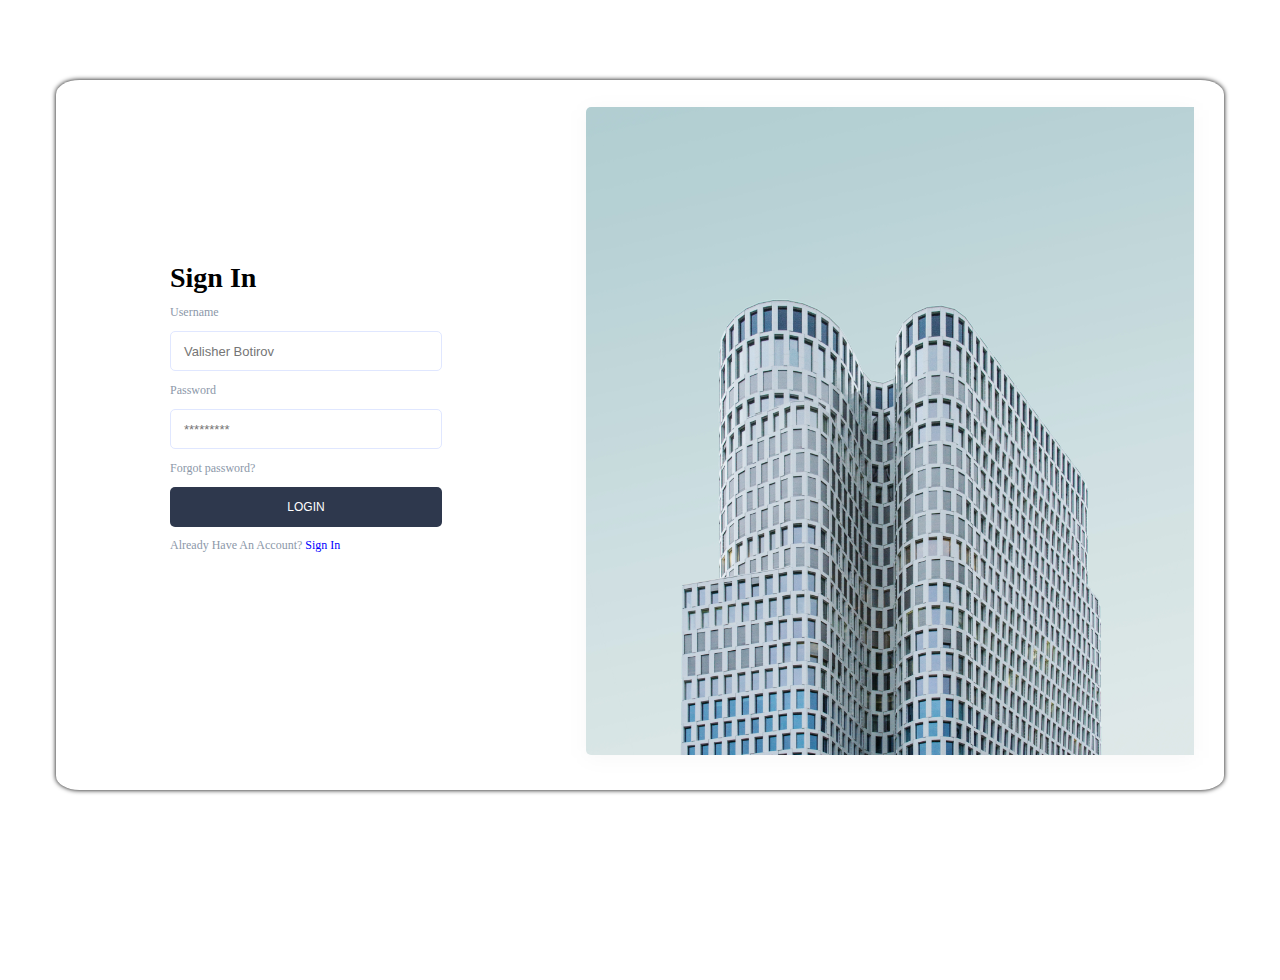
<file: page1/index.html>
<!DOCTYPE html>
<html lang="en">
  <head>
    <meta charset="UTF-8" />
    <meta http-equiv="X-UA-Compatible" content="IE=edge" />
    <meta name="viewport" content="width=device-width, initial-scale=1.0" />
    <link rel="stylesheet" href="/page1/queries.css" />
    <link rel="stylesheet" href="style.css" />
    <title>Sign Up</title>
  </head>
  <body>
    <main class="main-page">
      <div class="main-grid">
        <div class="grid-item-1">
          <form action="" class="form-left">
            <h2>Sign In</h2>
            <label for="name">Username</label>
            <input type="text" placeholder="Valisher Botirov" id="name" />
            <label for="pass">Password</label>
            <input type="password" placeholder="*********" id="pass" />
            <label>Forgot password?</label>
            <button class="btn-page">LOGIN</button>
            <a class="link-bottom"
              >Already Have An Account? <span>Sign In</span></a
            >
          </form>
        </div>
        <div class="grid-item-2">
          <img src="/images/images-page1.png" alt="images" class="img-page1" />
        </div>
      </div>
    </main>
  </body>
</html>
</file>
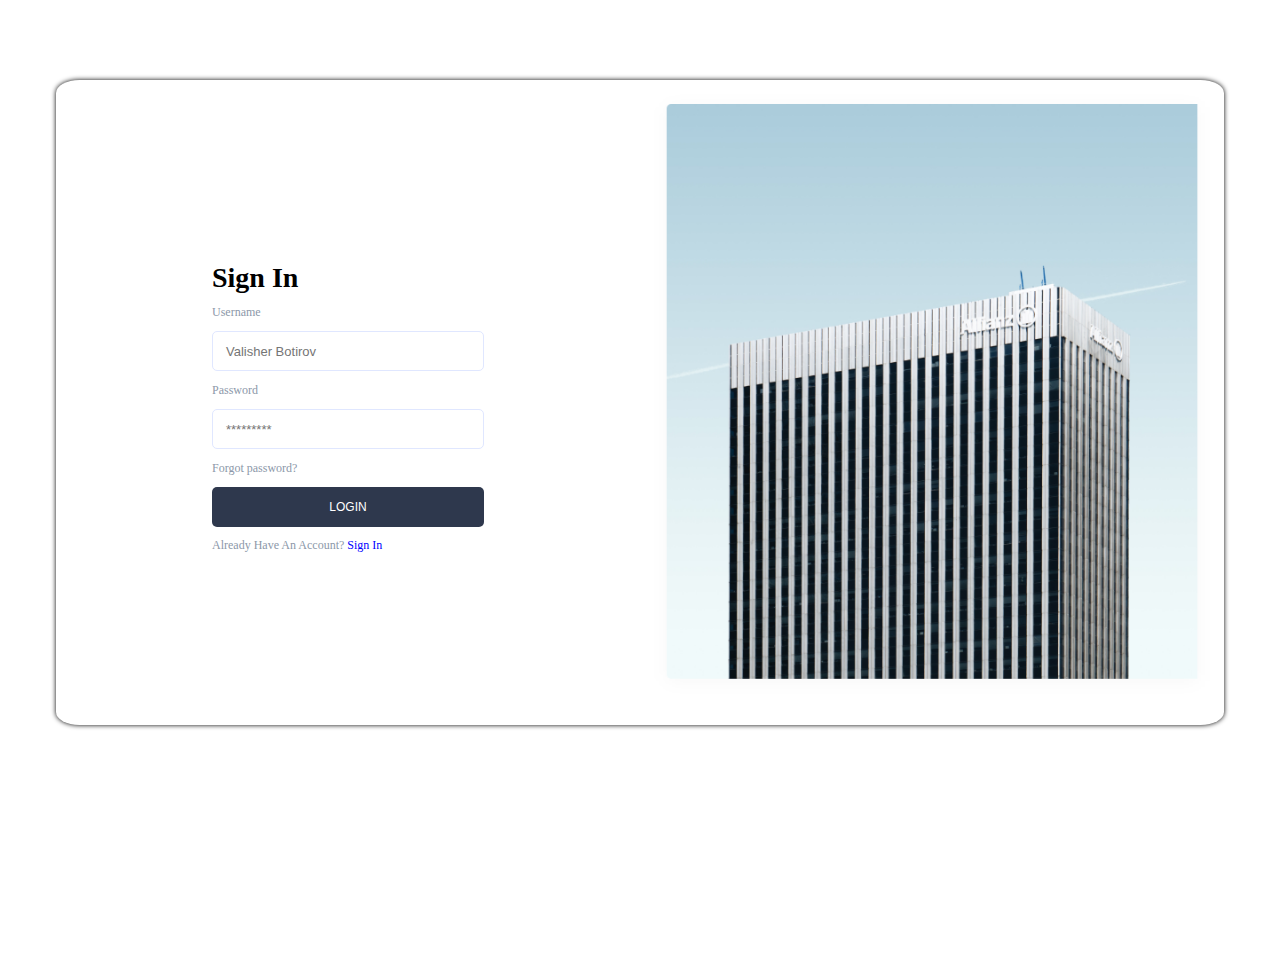
<file: page2/index.html>
<!DOCTYPE html>
<html lang="en">
  <head>
    <meta charset="UTF-8" />
    <meta http-equiv="X-UA-Compatible" content="IE=edge" />
    <meta name="viewport" content="width=device-width, initial-scale=1.0" />
    <link rel="stylesheet" href="style.css" />
    <title>Sign Up2</title>
  </head>
  <body>
    <main class="main-page">
      <div class="main-grid">
        <div class="grid-item">
          <form action="" class="form-left">
            <h2>Sign In</h2>
            <label for="name">Username</label>
            <input type="text" placeholder="Valisher Botirov" id="name" />
            <label for="pass">Password</label>
            <input type="password" placeholder="*********" id="pass" />
            <label>Forgot password?</label>
            <button class="btn-page">LOGIN</button>
            <a class="link-bottom"
              >Already Have An Account? <span>Sign In</span></a
            >
          </form>
        </div>
        <div class="grid-item">
          <img
            src="/images/images-page2.png"
            alt="images"
            class="img-page1"
            width="100%"
          />
        </div>
      </div>
    </main>
  </body>
</html>
</file>
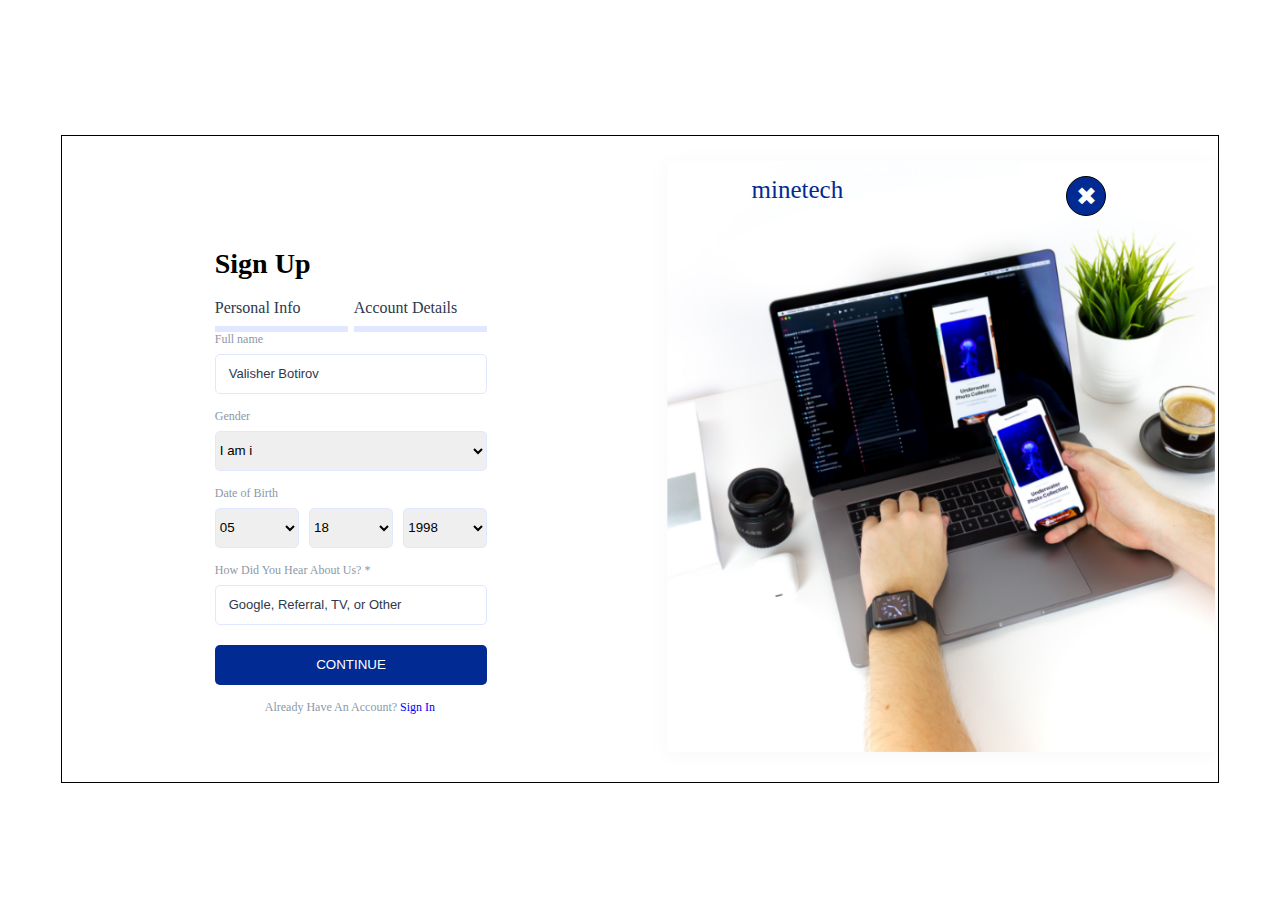
<file: page3/index.html>
<!DOCTYPE html>
<html lang="en">
  <head>
    <meta charset="UTF-8" />
    <meta http-equiv="X-UA-Compatible" content="IE=edge" />
    <meta name="viewport" content="width=device-width, initial-scale=1.0" />
    <link rel="stylesheet" href="style.css" />
    <title>Sign Up-3</title>
  </head>
  <body>
    <main>
      <div class="left-flex">
        <section>
          <h2 class="form-title">Sign Up</h2>
          <div class="top-flex">
            <div class="top-flex-item">
              <p>Personal Info</p>
              <hr class="hr-top" />
            </div>
            <div class="top-flex-item">
              <p>Account Details</p>
              <hr class="hr-top" />
            </div>
          </div>
          <form action="">
            <label for="name">Full name</label>
            <input type="text" placeholder="Valisher Botirov" id="name" />
            <label for="gender">Gender</label>
            <select name="gender" id="gender" class="select-gender">
              <option value="name">I am i</option>
              <option value="man">erkak</option>
              <option value="woman">ayol</option>
            </select>
            <label for="">Date of Birth</label>
            <div class="date-flex">
              <select class="select-date">
                <option value="month">05</option>
                <option value="month">06</option>
                <option value="month">07</option>
              </select>
              <select class="select-date">
                <option value="day">18</option>
                <option value="day">19</option>
                <option value="day">20</option>
              </select>
              <select class="select-date">
                <option value="year">1998</option>
                <option value="year">1999</option>
                <option value="year">2000</option>
              </select>
            </div>
            <label for="">How Did You Hear About Us? * </label>
            <input type="text" placeholder="Google, Referral, TV, or Other" />
            <button class="btn-form">CONTINUE</button>
            <a href="#" class="link-form"
              >Already Have An Account? <span>Sign In</span>
            </a>
          </form>
        </section>
      </div>
      <div class="right-flex">
        <div class="img-banner">
          <p class="banner-text">minetech</p>
          <div class="icon-banner">✖</div>
        </div>
      </div>
    </main>
  </body>
</html>
</file>
<file: page1/queries.css>
@media (max-width: 1080px) {
  .img-page1 {
    width: 80%;
    margin-top: 15rem;
  }
}

@media (max-width: 880px) {
  .img-page1 {
    margin-top: 18rem;
  }
}

@media (max-width: 780px) {
  .main-grid {
    display: grid;
    grid-template-columns: auto;
    grid-template-areas: "grid2 grid2" "grid1 grid1";
  }
  .grid-item-2 {
    display: grid;
    grid-area: grid2;
    width: 100%;
  }
  .grid-item-1 {
    display: grid;
    grid-area: grid1;
    width: 100%;
  }
  .img-page1 {
    width: 100%;
  }

  .grid-item-1 .form-left {
    width: 80%;
    margin: 6.2rem auto;
  }
}
</file>
<file: page1/style.css>
* {
  margin: 0;
  padding: 0;
  box-sizing: border-box;
}

html {
  font-size: 62.5%;
}

body {
  width: 100%;
  height: 100vh;
}

:root {
  --dark: #2e384d;
}

.main-page {
  max-width: 116.8rem;
  /* max-width: unset; */
  margin: 0 auto;
  border-radius: 2%;
  box-shadow: 0 0 5px;
  margin: 8rem auto;
}

.main-grid {
  display: grid;
  grid-template-columns: repeat(2, 1fr);
}

/* .grid-item::before {
  position: absolute;
  content: " ";
  z-index: 1;
  width: 100%;
  background-color: #000;
  opacity: 1;
} */

/* .img-right {
  width: 100%;
  height: 100%;
  background-image: url("/images/images-page1.png ");
  background-size: cover;
} */

.form-left {
  width: 27.2rem;
  margin: 17.2rem auto;
}

h2 {
  font-size: 2.8rem;
  font-weight: 600;
  padding: 1rem 0;
}

label {
  font-size: 1.2rem;
  color: #8c98a9;
  line-height: 1.6rem;
  padding: 0.7rem 0;
}

input {
  display: block;
  width: 100%;
  height: 4rem;
  border-radius: 0.5rem;
  border: 0.1rem solid #e0e7ff;
  margin: 1.1rem 0;
}

input::placeholder {
  padding-left: 1.3rem;
  font-size: 1.3rem;
}

.btn-page {
  width: 100%;
  height: 4rem;
  color: #fff;
  background-color: var(--dark);
  border: none;
  border-radius: 0.5rem;
  font-size: 1.2rem;
  display: block;
  margin: 1.1rem 0;
}

.link-bottom {
  font-size: 1.2rem;
  color: #8c98a9;
  text-align: center;
  margin: 0 auto;
}

.link-bottom span {
  color: blue;
  font-size: 1.2rem;
}
</file>
<file: page2/style.css>
* {
  margin: 0;
  padding: 0;
  box-sizing: border-box;
}

html {
  font-size: 62.5%;
}

body {
  width: 100%;
  height: 100vh;
}

:root {
  --dark: #2e384d;
}

.main-page {
  max-width: 116.8rem;
  margin: 0 auto;
  border-radius: 2%;
  box-shadow: 0 0 5px;
  margin: 8rem auto;
}

.main-grid {
  display: grid;
  grid-template-columns: repeat(2, 1fr);
}

/* .grid-item::before {
  position: absolute;
  content: " ";
  z-index: 1;
  width: 100%;
  background-color: #000;
  opacity: 1;
} */

.img-right {
  width: 100%;
  height: 100%;
  background-image: url("/images/images-page1.png");
  background-size: cover;
}

.form-left {
  width: 27.2rem;
  margin: 17.2rem auto;
}

h2 {
  font-size: 2.8rem;
  font-weight: 600;
  padding: 1rem 0;
}

label {
  font-size: 1.2rem;
  color: #8c98a9;
  line-height: 1.6rem;
  padding: 0.7rem 0;
}

input {
  display: block;
  width: 100%;
  height: 4rem;
  border-radius: 0.5rem;
  border: 0.1rem solid #e0e7ff;
  margin: 1.1rem 0;
}

input::placeholder {
  padding-left: 1.3rem;
  font-size: 1.3rem;
}

.btn-page {
  width: 100%;
  height: 4rem;
  color: #fff;
  background-color: var(--dark);
  border: none;
  border-radius: 0.5rem;
  font-size: 1.2rem;
  display: block;
  margin: 1.1rem 0;
}

.link-bottom {
  font-size: 1.2rem;
  color: #8c98a9;
  text-align: center;
  margin: 0 auto;
}

.link-bottom span {
  color: blue;
  font-size: 1.2rem;
}
</file>
<file: page3/style.css>
* {
  margin: 0;
  padding: 0;
  box-sizing: border-box;
}

html {
  font-size: 62.5%;
}

p {
  font-size: 1.6rem;
}

main {
  width: 115.8rem;
  height: 64.8rem;
  margin: 13.5rem auto;
  /* border-radius: 0.5rem; */
  /* box-shadow: 0 0 0.5rem; */
  border: 0.1rem solid black;
  display: flex;
  justify-content: space-between;
}

.left-flex {
  width: 50%;
}

.right-flex {
  width: 50%;
  height: 100%;
}

.img-banner {
  width: 100%;
  height: 100%;
  background-image: url("/images/images-page3.png");
  background-size: cover;
  display: flex;
  justify-content: space-around;
  padding-top: 4rem;
}

.banner-text {
  color: #012a93;
  font-size: 2.5rem;
}

.icon-banner {
  width: 4rem;
  height: 4rem;
  border-radius: 50%;
  border: 1px solid black;
  background-color: #012a93;
  color: white;
  font-size: 2.5rem;
  display: flex;
  justify-content: center;
  align-items: center;
}

section {
  max-width: 27.25rem;
  margin: 11.2rem auto;
}

.top-flex {
  display: flex;
  justify-content: space-between;
}

.top-flex-item {
  width: 49%;
}

.form-title {
  font-size: 2.8rem;
}

.top-flex-item p {
  color: #2e384d;
  padding: 1.9rem 0 0.85rem 0;
}

.hr-top {
  border: 3px solid #e0e7ff;
  color: #e0e7ff;
}

.hr-top:hover {
  color: #012a93;
  border: 3px solid blue;
  margin-bottom: 10rem;
}

.date-flex {
  display: flex;
  justify-content: space-between;
}

label {
  font-size: 1.2rem;
  color: #8c98a9;
  padding: 1.5rem 0 0.7rem 0;
}

input {
  width: 100%;
  height: 4rem;
  border-radius: 0.5rem;
  border: 0.1rem solid #e0e7ff;
  display: block;
  margin: 0.7rem 0 1.5rem 0;
}

input::placeholder {
  padding-left: 1.3rem;
  color: #2e384d;
  font-size: 1.3rem;
}

.select-gender {
  width: 100%;
  height: 4rem;
  border-radius: 0.5rem;
  border: 0.1rem solid #e0e7ff;
  display: block;
  margin: 0.7rem 0 1.5rem 0;
}

.select-date {
  width: 8.4rem;
  height: 4rem;
  border-radius: 0.5rem;
  border: 0.1rem solid #e0e7ff;
  display: block;
  margin: 0.7rem 0 1.5rem 0;
}

.btn-form {
  width: 100%;
  height: 4rem;
  border-radius: 0.5rem;
  background-color: #012a93;
  color: #fff;
  border: none;
  margin: 0.5rem 0 1.5rem 0;
}

.link-form {
  text-align: center;
  color: #8c98a9;
  font-size: 1.2rem;
  text-decoration: none;
  padding-left: 5rem;
}

.link-form span {
  color: blue;
}
</file>
